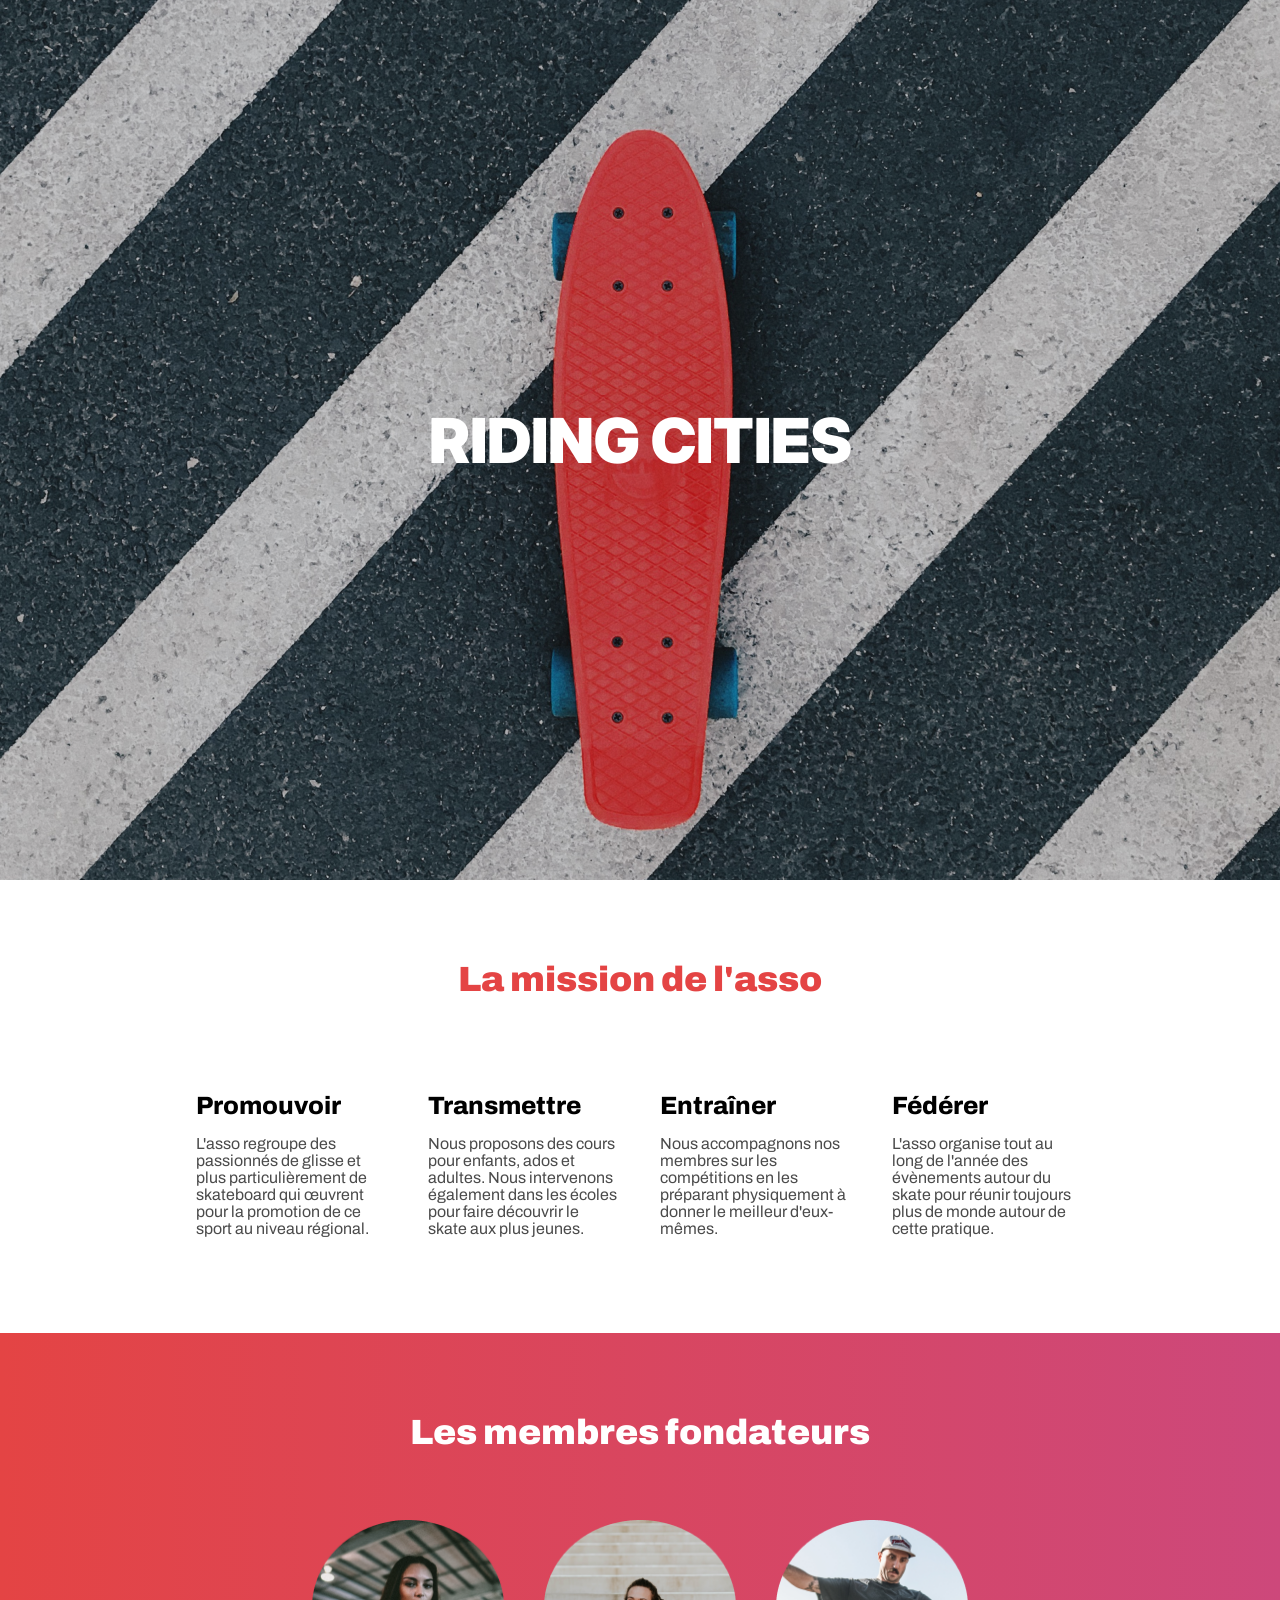
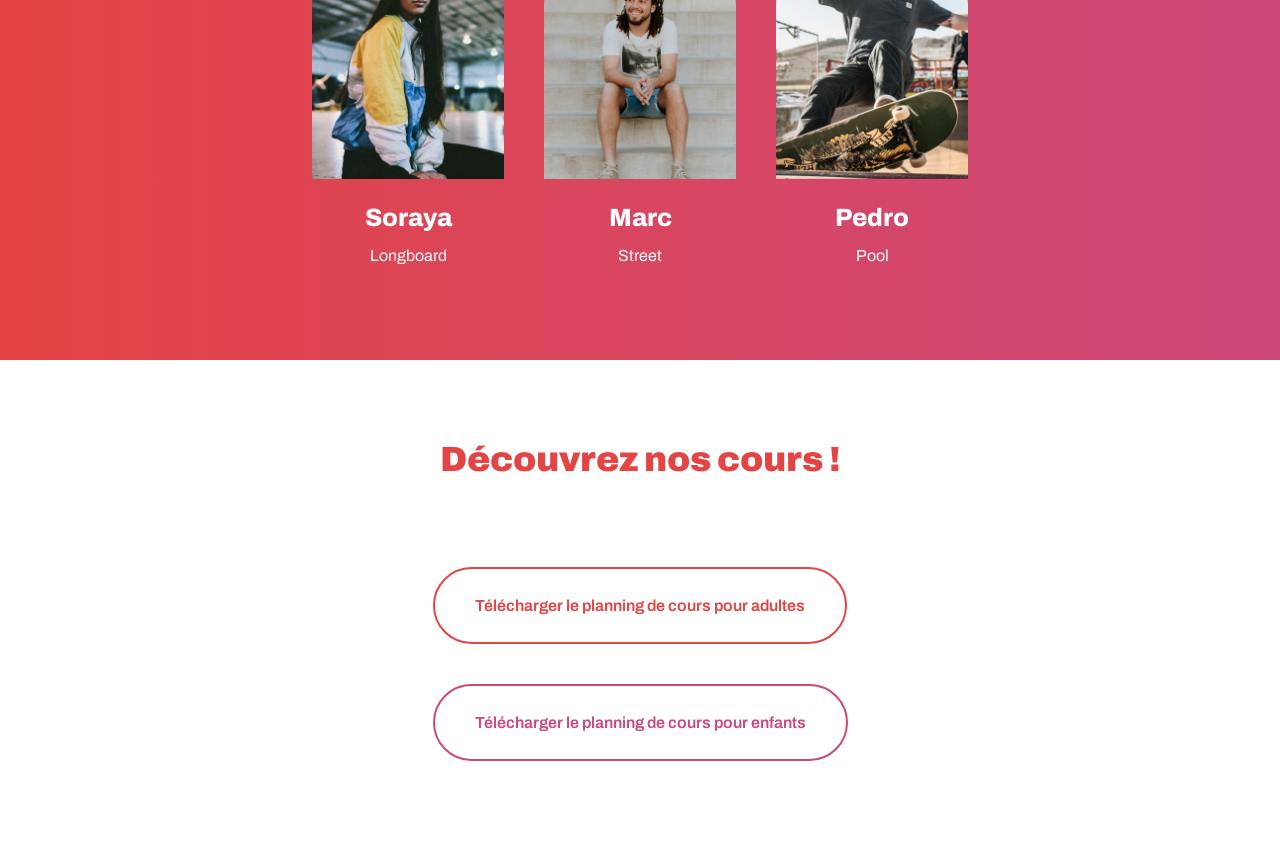
<file: Projet2_BADIN-LEGER_Maxence/index.html>
<!DOCTYPE html>
<html lang="fr">

<head>
	<meta charset="utf-8">
	<meta name="viewport" content="width=device-width, initial-scale=1">
	<link rel="stylesheet" type="text/css" href="css/style.css">
	<link rel="preconnect" href="https://fonts.googleapis.com">
	<link rel="preconnect" href="https://fonts.gstatic.com" crossorigin>
	<link
		href="https://fonts.googleapis.com/css2?family=Archivo:wght@400;500;600;800;900&family=Inter:wght@900&display=swap"
		rel="stylesheet">
	<title>Riding Cities</title>
</head>

<body>
	<div class="container">
		<header>

			<img src="images/header.png" alt="skateboard sur un sol goudronné">
			<div class="headerTextContent">

				<h1>RIDING CITIES</h1>

			</div>
		</header>
		<main>
			<section>
				<h2>La mission de l'asso</h2>
				<div class="directionRow">

					<article>
						<h3>Promouvoir</h3>
						<p>L'asso regroupe des passionnés de glisse et plus particulièrement de skateboard qui œuvrent
							pour la promotion de ce sport au niveau régional.</p>
					</article>

					<article>
						<h3>Transmettre</h3>
						<p>Nous proposons des cours pour enfants, ados et adultes. Nous intervenons également dans les
							écoles pour faire découvrir le skate aux plus jeunes.</p>
					</article>

					<article>
						<h3>Entraîner</h3>
						<p>Nous accompagnons nos membres sur les compétitions en les préparant physiquement à donner le
							meilleur d'eux-mêmes.</p>
					</article>

					<article>
						<h3>Fédérer</h3>
						<p>L'asso organise tout au long de l'année des évènements autour du skate pour réunir toujours
							plus de monde autour de cette pratique.</p>
					</article>

				</div>
			</section>

			<section class="directionCollumn sectionLinearGradientBackground whiteContentSection">

				<h2> Les membres fondateurs </h2>
				<div class="textCenter directionRow">
					<article>
						<img class="Soraya" alt="soraya" src="images/soraya.png">
						<h3>Soraya</h3>
						<p>Longboard</p>
					</article>

					<article>
						<img class="Marc" alt="marc" src="images/marc.png">

						<h3>Marc</h3>
						<p>Street</p>
					</article>

					<article>
						<img class="Pedro" alt="pedro" src="images/pedro.png">

						<h3>Pedro</h3>
						<p>Pool</p>
					</article>
				</div>
			</section>

			<section class="textCenter">
				<h2> Découvrez nos cours !</h2>
				<div class="directionRow">
					<a class="button buttonMainColor buttonRounded buttonHighlight"
						href="documents/planning-adultes.pdf" target="blank">Télécharger le planning de cours pour
						adultes</a>
				</div>

				<div class="directionRow">
					<a class="button buttonSecondColor buttonRounded buttonHighlight"
						href="documents/planning-enfants.pdf" target="blank">Télécharger le planning de cours pour
						enfants</a>
				</div>
			</section>

		</main>
	</div>
</body>

</html>
</file>
<file: Projet2_BADIN-LEGER_Maxence/css/style.css>
/*GENERAL*/
:root {
  --main-color: #E44444; /* var(--main-color) */
  --second-color: #CD487B; /* var(--second-color) */
  --light-grey-color: #EDEDED; /* var(--light-grey-color) */
  --drak-grey-color: #4B4B4B; /* var(--drak-grey-color) */
}

body {
	margin: 0;
	display: flex;
	justify-content: center;

}

.container {
	min-width: 992px;
	max-width: 1440px;
}

h2, 
h3 {
	font-family: 'Archivo', sans-serif;
	font-style: normal;
}

h2 {
	text-align: center;
}


/*HEADER*/
header {
	position: relative;
	width: 100%;
	height: 880px;
}

header img,
header .headerTextContent {
	position: absolute;
	width: 100%;
	height: 100%;
	top: 0;
	left: 0;
}

header img {
	object-fit: cover;
}

header .headerTextContent {
	display: flex;
	justify-content: center;
	align-items: center;
}

h1 {
	font-family: 'Inter', sans-serif;
	font-style: normal;
	font-weight: 900;
	font-size: 62px;
	line-height: 75px;
	color: white;
}



/*CONTENT*/
section {
	padding-bottom: 80px;
	padding-top: 80px;
}

h2
{
	font-weight: 900;
	font-size: 35px;
	line-height: 38px;
	color: var(--main-color);
	padding-bottom: 40px;
	margin-top: 0;
}

h3 {
	font-weight: 800;
	font-size: 25px;
	line-height: 27px;
	color: black;
	margin-bottom: 0;
}

article {
	width: 15%;
	margin: 0px 20px;
	display: flex;
	flex-direction: column;
}

p {
	font-family: 'Archivo';
	font-style: normal;
	font-weight: 400;
	font-size: 16px;
	line-height: 17px;
	color: var(--drak-grey-color);
}


/***************/
.directionRow {
	display: flex;
	flex-direction: row;
	justify-content: center;
}

.directionColumn {
	display: flex;
	flex-direction: column;
	align-items: center;
}

.sectionLinearGradientBackground {
	background: linear-gradient(to right, var(--main-color), var(--second-color));
}

.whiteContentSection h2,
.whiteContentSection h3,
.whiteContentSection p {
	color:  white;
}

.textCenter {
	text-align: center;
}

/***************/
.sectionLightGreyBackground {
	background-color: var(--light-grey-color);
}

.button {
	margin: 20px 0px;
	padding: 28px 40px;

	background-color: white;

	border-style: solid;
	border-width: 2px;
	border-radius: 5px;

	box-sizing: border-box;

	font-family: 'Archivo';
	font-style: normal;
	font-weight: 600;
	font-size: 16px;
	line-height: 17px;

	display: flex;
	align-items: center;
	justify-content: center;

	text-decoration: none;
}

.buttonDrakGreyColor {
	color: var(--drak-grey-color);
	border-color: var(--drak-grey-color);
}

.buttonMainColor {
	color: var(--main-color);
	border-color: var(--main-color);
}

.buttonSecondColor {
	color: var(--second-color);
	border-color: var(--second-color);
}

.buttonRounded {
	border-radius: 39px;
}

.buttonHighlight:hover {
	font-weight: 800;
	border-width: 3px;
}
</file>
